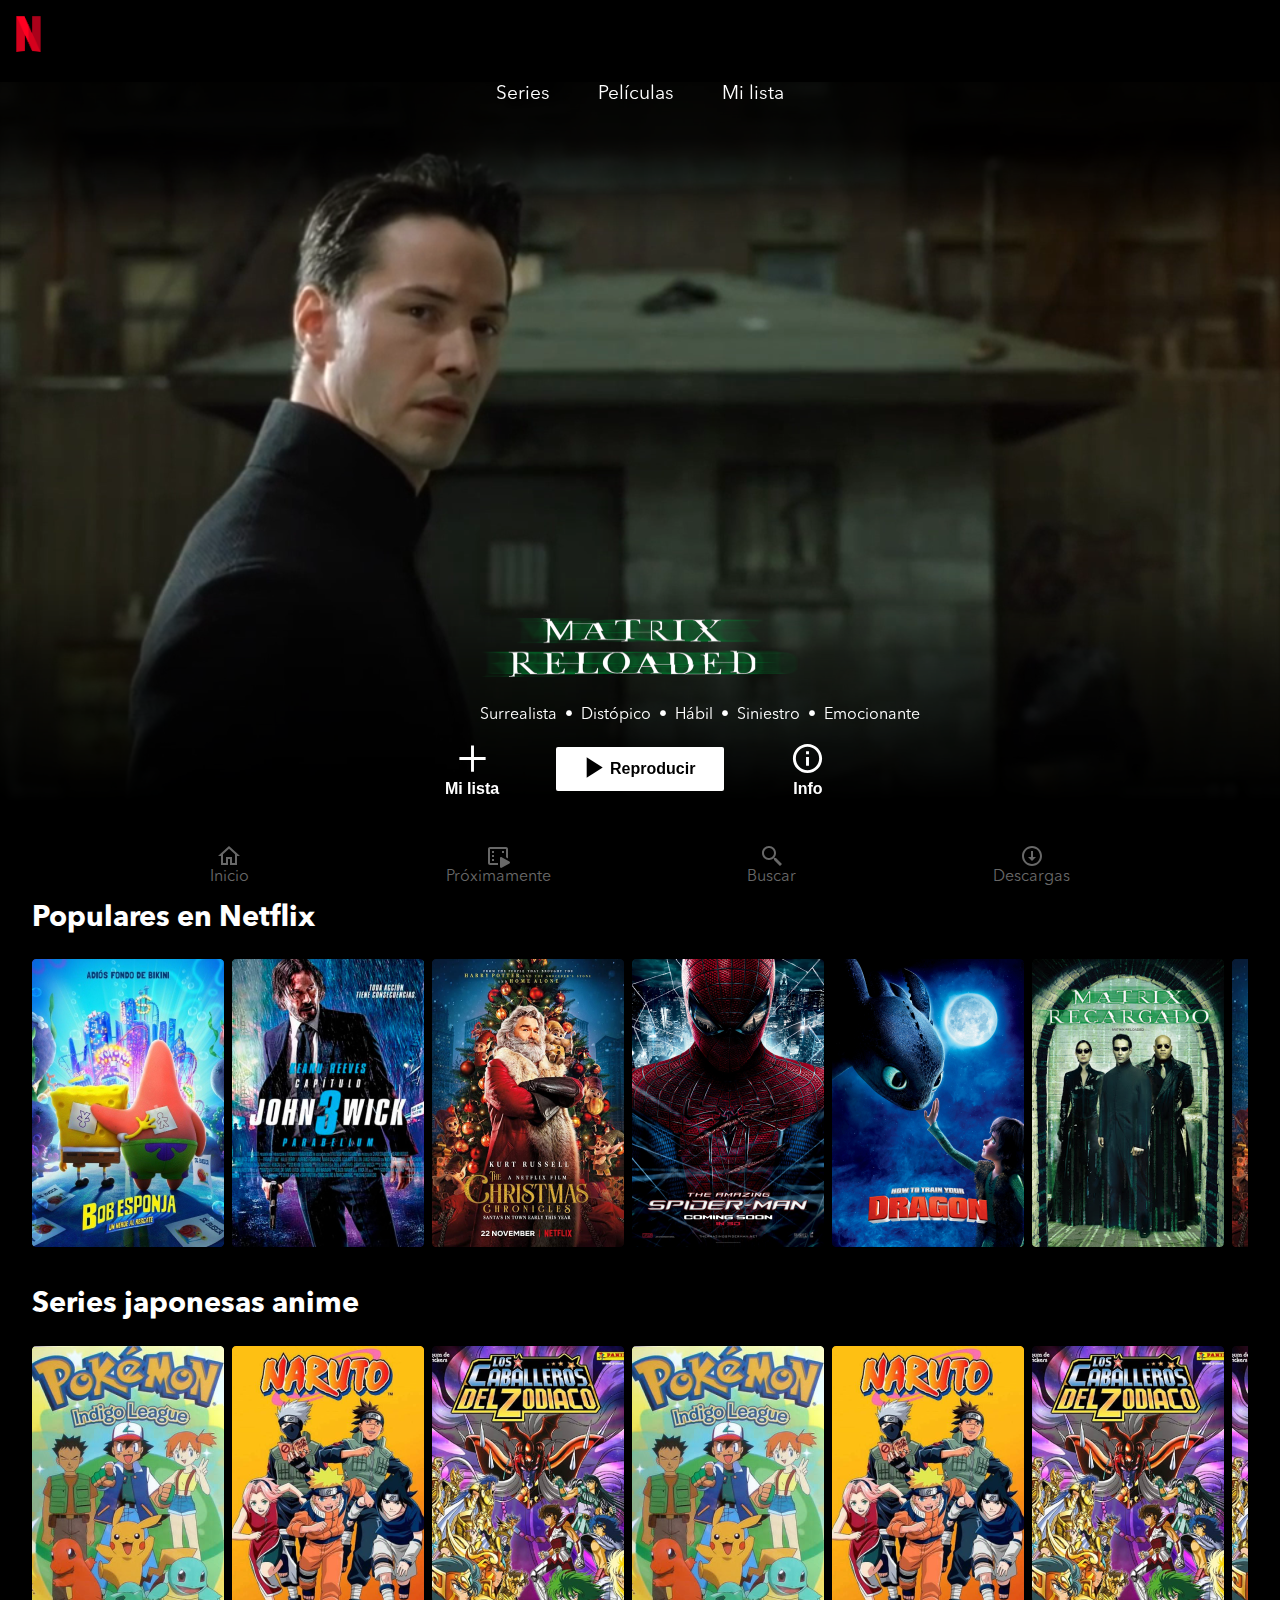
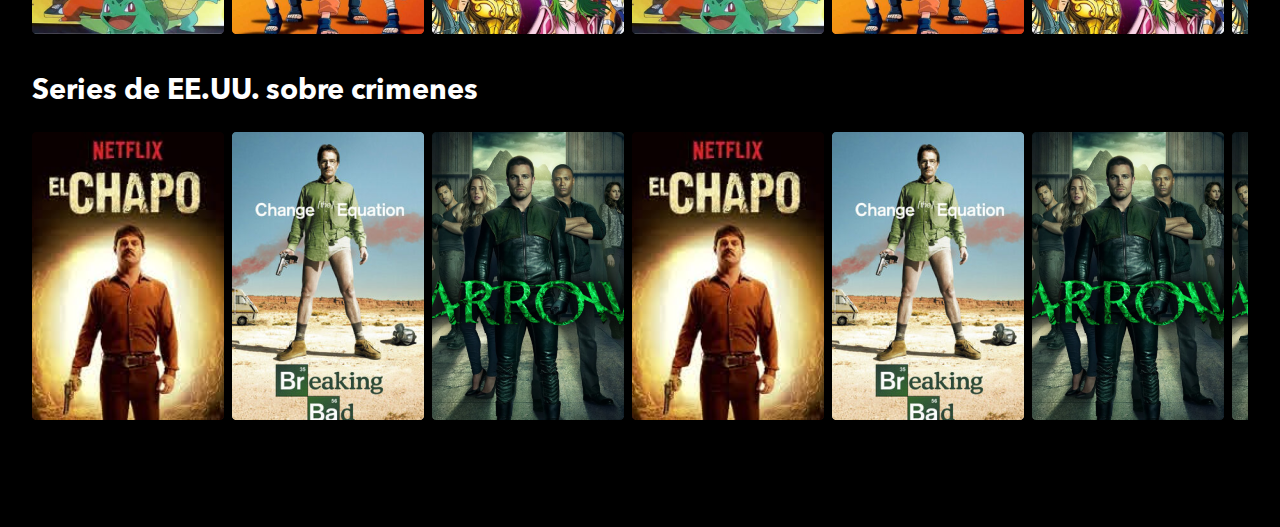
<file: index.html>
<!DOCTYPE html>
<html lang="en">
<head>
  <meta charset="UTF-8">
  <meta name="viewport" content="width=device-width, initial-scale=1.0">
  <link rel="icon" type="image/png" sizes="32x32" href="./images/logo-netflix.png">
  <title>NetNet | Recreando Netflix</title>
  <link rel="stylesheet" href="./css/style.css">
</head>
<body>

  <header class="header">
    <img src="./images/logo-netflix.png" alt="Logo Netflix" width="25">
    <nav class="header-menu">
      <ul class="list-menu">
        <li><a href="">Series</a></li>
        <li><a href="">Películas</a></li>
        <li><a href="">Mi lista</a></li>
      </ul>
    </nav>
  </header>
  
  <div class="featured">
    <a href="./details.html">
      <video muted autoplay loop src="./images/matrix.mp4" width=""></video>
    </a>
    <div class="featured-description">
      <img src="./images/image 4.svg" alt="" width="200">
      <ul>
        <li>Surrealista</li>
        <li>Distópico</li>
        <li>Hábil</li>
        <li>Siniestro</li>
        <li>Emocionante</li>
      </ul>
      <div class="featured-links">
        <button href="./details.html" class="button-secondary plus-icon">Mi lista</button>
        <button href="./details.html" class="button-primary play-icon">Reproducir</button>
        <button href="./details.html" class="button-secondary info-icon">Info</button>
      </div>
    </div>
  </div>
  
  <main class="main">
    <div class="list">
      <h2>Populares en Netflix</h2>
      <div class="list-content">
        <div class="list-item">
          <a href="#">
            <img src="./images/covers/bob.png" alt="">
          </a>
        </div>
        <div class="list-item">
          <a href="#">
            <img src="./images/covers/john.png" alt="">
          </a>
        </div>
        <div class="list-item">
          <a href="#">
            <img src="./images/covers/santa.png" alt="">
          </a>
        </div>
        <div class="list-item">
          <a href="#">
            <img src="./images/covers/spider-man.png" alt="">
          </a>
        </div>
        <div class="list-item">
          <a href="#">
            <img src="./images/covers/dragon.png" alt="">
          </a>
        </div>
        <div class="list-item">
          <a href="#">
            <img src="./images/covers/matrix.png" alt="">
          </a>
        </div>
        <div class="list-item">
          <a href="#">
            <img src="./images/covers/santa.png" alt="">
          </a>
        </div>
        <div class="list-item">
          <a href="#">
            <img src="./images/covers/spider-man.png" alt="">
          </a>
        </div>
        <div class="list-item">
          <a href="#">
            <img src="./images/covers/dragon.png" alt="">
          </a>
        </div>
        <div class="list-item">
          <a href="#">
            <img src="./images/covers/matrix.png" alt="">
          </a>
        </div>
      </div>
    </div>

    <div class="list">
      <h2>Series japonesas anime</h2>
      <div class="list-content">
        <div class="list-item">
          <a href="#">
            <img src="./images/covers/poke.png" alt="">
          </a>
        </div>
        <div class="list-item">
          <a href="#">
            <img src="./images/covers/naruto.png" alt="">
          </a>
        </div>
        <div class="list-item">
          <a href="#">
            <img src="./images/covers/zodiac.png" alt="">
          </a>
        </div>
        <div class="list-item">
          <a href="#">
            <img src="./images/covers/poke.png" alt="">
          </a>
        </div>
        <div class="list-item">
          <a href="#">
            <img src="./images/covers/naruto.png" alt="">
          </a>
        </div>
        <div class="list-item">
          <a href="#">
            <img src="./images/covers/zodiac.png" alt="">
          </a>
        </div>
        <div class="list-item">
          <a href="#">
            <img src="./images/covers/zodiac.png" alt="">
          </a>
        </div>
        <div class="list-item">
          <a href="#">
            <img src="./images/covers/poke.png" alt="">
          </a>
        </div>
        <div class="list-item">
          <a href="#">
            <img src="./images/covers/naruto.png" alt="">
          </a>
        </div>
        <div class="list-item">
          <a href="#">
            <img src="./images/covers/zodiac.png" alt="">
          </a>
        </div>
      </div>
    </div>
    
    <div class="list">
      <h2>Series de EE.UU. sobre crimenes</h2>
      <div class="list-content">
        <div class="list-item">
          <a href="#">
            <img src="./images/covers/chapo.png" alt="">
          </a>
        </div>
        <div class="list-item">
          <a href="#">
            <img src="./images/covers/breakingBad.png" alt="">
          </a>
        </div>
        <div class="list-item">
          <a href="#">
            <img src="./images/covers/arrow.png" alt="">
          </a>
        </div>
        <div class="list-item">
          <a href="#">
            <img src="./images/covers/chapo.png" alt="">
          </a>
        </div>
        <div class="list-item">
          <a href="#">
            <img src="./images/covers/breakingBad.png" alt="">
          </a>
        </div>
        <div class="list-item">
          <a href="#">
            <img src="./images/covers/arrow.png" alt="">
          </a>
        </div>
        <div class="list-item">
          <a href="#">
            <img src="./images/covers/arrow.png" alt="">
          </a>
        </div>
        <div class="list-item">
          <a href="#">
            <img src="./images/covers/chapo.png" alt="">
          </a>
        </div>
        <div class="list-item">
          <a href="#">
            <img src="./images/covers/breakingBad.png" alt="">
          </a>
        </div>
        <div class="list-item">
          <a href="#">
            <img src="./images/covers/arrow.png" alt="">
          </a>
        </div>        
      </div>
    </div>
    
  </main>

  
  <footer class="footer">
    <ul class="footer-list">
      <li class="footer-list-item">
        <a href="">
          <svg width="24" height="24" viewBox="0 0 24 24" fill="none" xmlns="http://www.w3.org/2000/svg">
            <path d="M12 2.09961L1 12H4V21H11V15H13V21H20V12H23L12 2.09961ZM12 4.79102L18 10.1914V11V19H15V13H9V19H6V10.1914L12 4.79102Z" fill=""/>
            </svg>
          Inicio
        </a>
      </li>
      <li class="footer-list-item">
        <a href="">
          <svg width="24" height="24" viewBox="0 0 24 24" fill="none" xmlns="http://www.w3.org/2000/svg">
            <path d="M4 3C2.897 3 2 3.897 2 5V19C2 20.103 2.897 21 4 21H12V19H4V5H20V13.2852L22 14.4082V5C22 3.897 21.103 3 20 3H4ZM6.00195 7V9H8V7H6.00195ZM16 7V9H18V7H16ZM6 11V13H8V11H6ZM15.0859 13C14.514 13.019 14 13.492 14 14.1445V22.8555C14 23.7255 14.9132 24.2764 15.6602 23.8574L23.4199 19.502C24.1939 19.067 24.1939 17.932 23.4199 17.498L15.6602 13.1426C15.4734 13.0378 15.2766 12.9937 15.0859 13ZM6 15V17H8V15H6Z" fill=""/>
            </svg>
          Próximamente

        </a>
      </li>
      <li class="footer-list-item">
        <a href="">
          <svg width="24" height="24" viewBox="0 0 24 24" fill="none" xmlns="http://www.w3.org/2000/svg">
            <path d="M9 2C5.14585 2 2 5.14585 2 9C2 12.8541 5.14585 16 9 16C10.748 16 12.345 15.348 13.5742 14.2812L14 14.707V16L20 22L22 20L16 14H14.707L14.2812 13.5742C15.348 12.345 16 10.748 16 9C16 5.14585 12.8541 2 9 2ZM9 4C11.7733 4 14 6.22673 14 9C14 11.7733 11.7733 14 9 14C6.22673 14 4 11.7733 4 9C4 6.22673 6.22673 4 9 4Z" fill=""/>
          </svg>
          Buscar
        </a>
      </li>
      <li class="footer-list-item">
        <a href="">
          <svg width="24" height="24" viewBox="0 0 24 24" fill="none" xmlns="http://www.w3.org/2000/svg">
            <path d="M12 2C6.489 2 2 6.489 2 12C2 17.511 6.489 22 12 22C17.511 22 22 17.511 22 12C22 6.489 17.511 2 12 2ZM12 4C16.4301 4 20 7.56988 20 12C20 16.4301 16.4301 20 12 20C7.56988 20 4 16.4301 4 12C4 7.56988 7.56988 4 12 4ZM11 7V13H8L12 17L16 13H13V7H11Z" fill=""/>
            </svg>
          Descargas

        </a>
      </li>
    </ul>
  </footer>

</body>
</html>
</file>
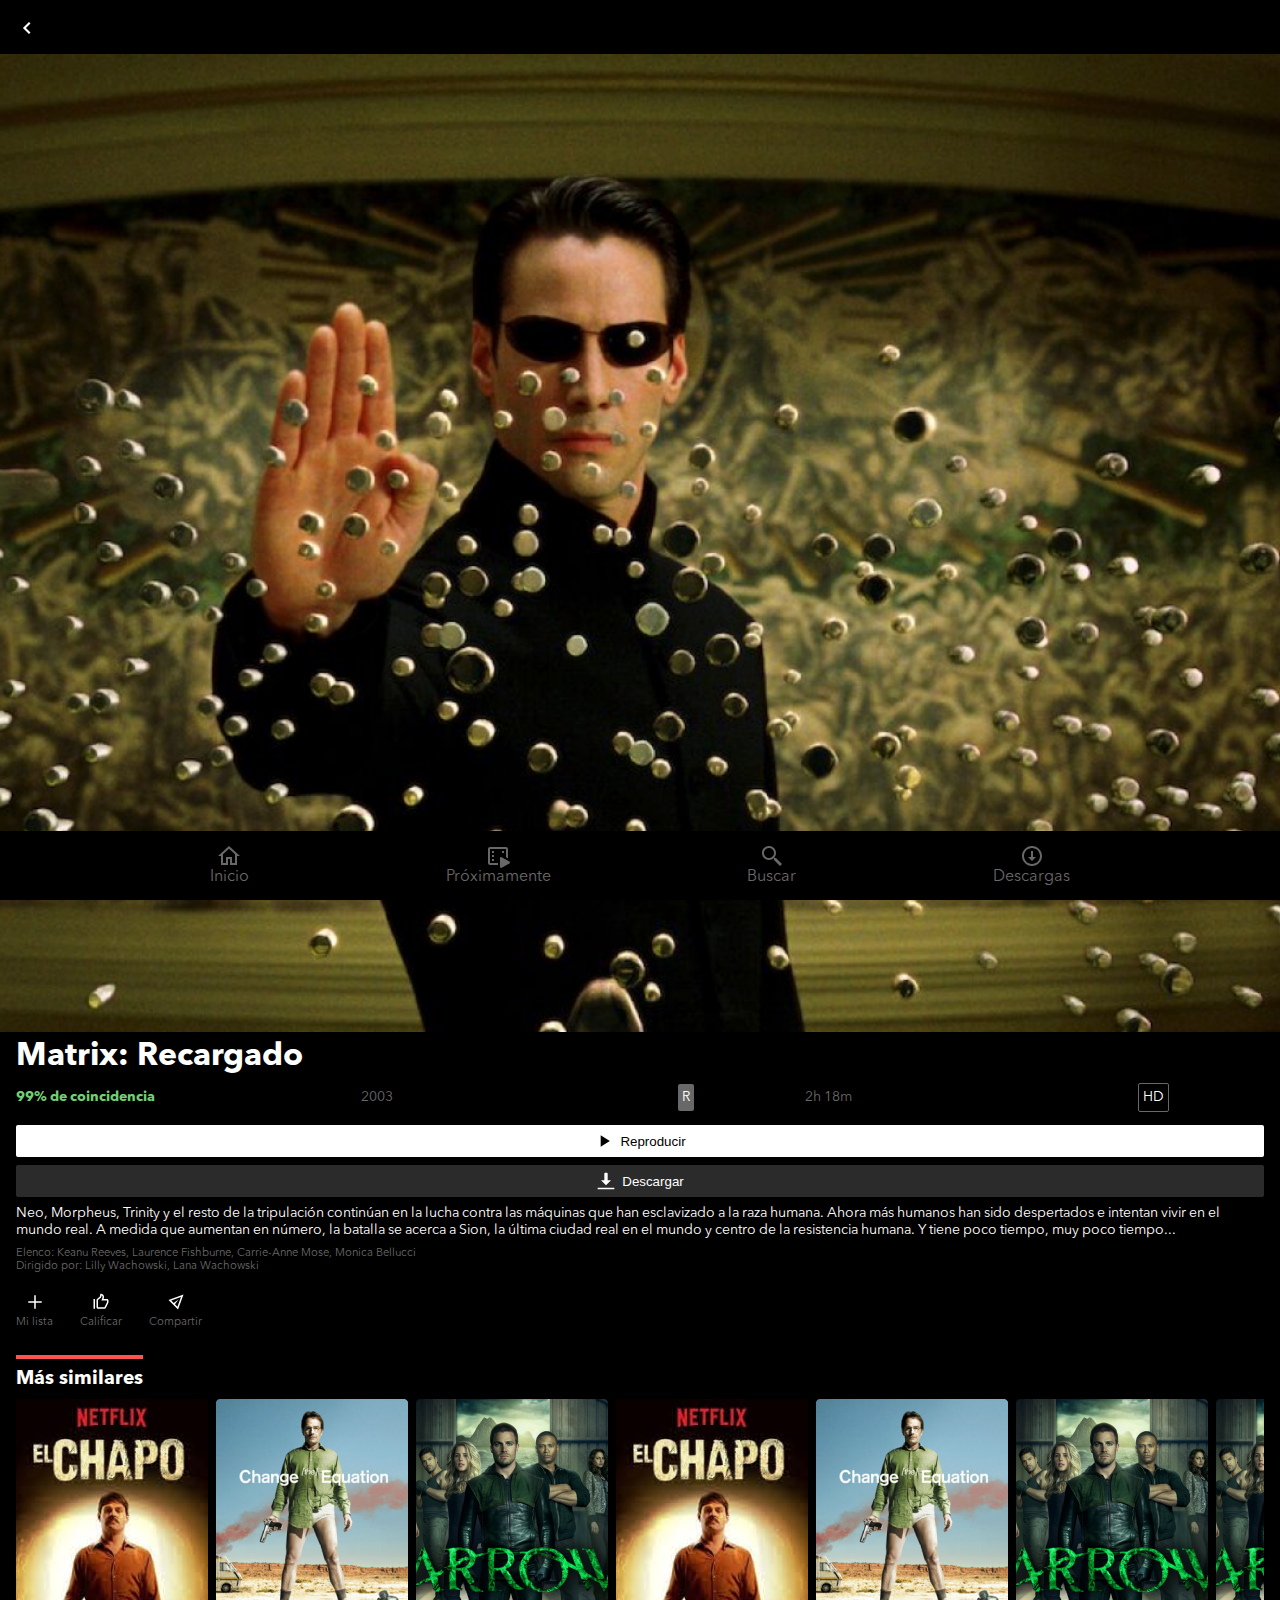
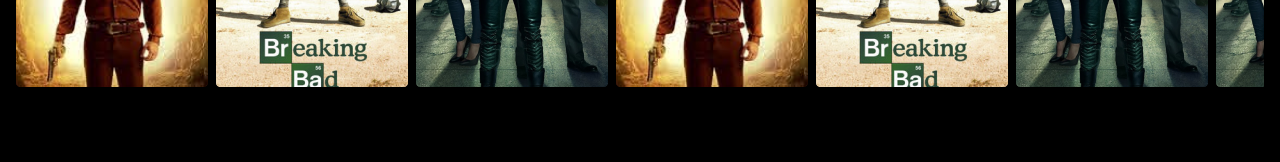
<file: details.html>
<!DOCTYPE html>
<html lang="en">
<head>
  <meta charset="UTF-8">
  <meta name="viewport" content="width=device-width, initial-scale=1.0">
  <link rel="icon" type="image/png" sizes="32x32" href="./images/logo-netflix.png">
  <title>NetNet | Recreando Netflix</title>
  <link rel="stylesheet" href="./css/style.css">
</head>
<body>

  <header class="header-details">
    <a href="./index.html">
      <img src="./images/icons/back.svg" alt="go_back" srcset="">
    </a>
    <div class="header-detail-main">
      <img src="./images/covers/matrix-details.png" alt="">
      <div class="details-description">
        <h1>Matrix: Recargado</h1>
        <div class="details-sub-item">
          <p class="coincidence">99% de coincidencia</p>
          <p class="year">2003</p>
          <p class="rating">R</p>
          <p class="time">2h 18m</p>
          <p class="hd">HD</p>
        </div>
        <div class="details-butons">
          <button class="btn-play">
            <svg width="20" height="20" viewBox="0 0 24 24" fill="none" xmlns="http://www.w3.org/2000/svg">
              <path d="M8 5V19L19 12L8 5Z" fill="black"/>
            </svg>              
            Reproducir
          </button>
          <button class="btn-download">
            <svg width="20" height="20" viewBox="0 0 24 24" fill="none" xmlns="http://www.w3.org/2000/svg">
              <path d="M11 2C10.448 2 10 2.448 10 3V11H6L12 17L18 11H14V3C14 2.448 13.552 2 13 2H11ZM2 20V22H22V20H2Z" fill="white"/>
              </svg>
            Descargar
          </button>
        </div>
        <p class="description">
          Neo, Morpheus, Trinity y el resto de la tripulación continúan en la lucha contra las máquinas que han esclavizado a la raza humana. Ahora más humanos han sido despertados e intentan vivir en el mundo real. A medida que aumentan en número, la batalla se acerca a Sion, la última ciudad real en el mundo y centro de la resistencia humana. Y tiene poco tiempo, muy poco tiempo... 
        </p>
        <div class="cast">
          <p>Elenco: Keanu Reeves, Laurence Fishburne, Carrie-Anne Mose, Monica Bellucci</p>
          <p>Dirigido por: Lilly Wachowski, Lana Wachowski</p>
        </div>

        <div class="description-icons"> 
          <div class="icon">
            <svg width="18" height="18" viewBox="0 0 24 24" fill="none" xmlns="http://www.w3.org/2000/svg">
              <path d="M11 3V11H3V13H11V21H13V13H21V11H13V3H11Z" fill="white"/>
              </svg>              
            Mi lista
          </div>
          <div class="icon">
            <svg width="18" height="18" viewBox="0 0 24 24" fill="white" xmlns="http://www.w3.org/2000/svg">
              <path d="M11.209 0.966797L10.3223 4.87109L6.70703 7.9375C6.25919 8.31737 6 8.87637 6 9.46289V19C6 20.0931 6.90694 21 8 21H16.6348C17.3884 21 18.0812 20.5719 18.4199 19.9004L21.8359 13.127C21.9463 12.9123 22 12.6752 22 12.4434V10C22 8.90694 21.0931 8 20 8H15.4355C15.7175 7.12305 16 5.98654 16 4.86328C16 3.12758 14.9139 1.98986 13.9453 1.50781C12.9767 1.02577 12.041 1 12.041 1L11.209 0.966797ZM12.748 3.21484C12.8888 3.25722 12.9059 3.22479 13.0547 3.29883C13.5861 3.56328 14 3.85698 14 4.86328C14 6.25178 13.0781 8.61133 13.0781 8.61133L12.4922 10H20V12.3242L16.6348 19H8V9.46289L12.125 5.96289L12.748 3.21484ZM2 8V21H4V8H2Z" fill="white"/>
              </svg>
            Calificar
          </div>
          <div class="icon">
            <svg width="18" height="18" viewBox="0 0 24 24" fill="none" xmlns="http://www.w3.org/2000/svg">
              <path d="M22 2L2 9.27148L14.7285 22L22 2ZM18.6562 5.34375L13.9219 18.3652L10.5781 15.0215L15.6367 8.36328L8.97852 13.4219L5.63477 10.0781L18.6562 5.34375Z" fill="white"/>
              </svg>
            Compartir
          </div>
        </div>
      </div>
    </div>
  </header>
  

  <main class="details-main">
    <div class="same">
      Más similares
    </div>

    <div class="list-content">
      <div class="list-item">
        <a href="#">
          <img src="./images/covers/chapo.png" alt="">
        </a>
      </div>
      <div class="list-item">
        <a href="#">
          <img src="./images/covers/breakingBad.png" alt="">
        </a>
      </div>
      <div class="list-item">
        <a href="#">
          <img src="./images/covers/arrow.png" alt="">
        </a>
      </div>
      <div class="list-item">
        <a href="#">
          <img src="./images/covers/chapo.png" alt="">
        </a>
      </div>
      <div class="list-item">
        <a href="#">
          <img src="./images/covers/breakingBad.png" alt="">
        </a>
      </div>
      <div class="list-item">
        <a href="#">
          <img src="./images/covers/arrow.png" alt="">
        </a>
      </div>
      <div class="list-item">
        <a href="#">
          <img src="./images/covers/arrow.png" alt="">
        </a>
      </div>
      <div class="list-item">
        <a href="#">
          <img src="./images/covers/chapo.png" alt="">
        </a>
      </div>
      <div class="list-item">
        <a href="#">
          <img src="./images/covers/breakingBad.png" alt="">
        </a>
      </div>
      <div class="list-item">
        <a href="#">
          <img src="./images/covers/arrow.png" alt="">
        </a>
      </div>        
    </div>
  </main>

  
  <footer class="footer">
    <ul class="footer-list">
      <li class="footer-list-item">
        <a href="">
          <svg width="24" height="24" viewBox="0 0 24 24" fill="none" xmlns="http://www.w3.org/2000/svg">
            <path d="M12 2.09961L1 12H4V21H11V15H13V21H20V12H23L12 2.09961ZM12 4.79102L18 10.1914V11V19H15V13H9V19H6V10.1914L12 4.79102Z" fill=""/>
            </svg>
          Inicio
        </a>
      </li>
      <li class="footer-list-item">
        <a href="">
          <svg width="24" height="24" viewBox="0 0 24 24" fill="none" xmlns="http://www.w3.org/2000/svg">
            <path d="M4 3C2.897 3 2 3.897 2 5V19C2 20.103 2.897 21 4 21H12V19H4V5H20V13.2852L22 14.4082V5C22 3.897 21.103 3 20 3H4ZM6.00195 7V9H8V7H6.00195ZM16 7V9H18V7H16ZM6 11V13H8V11H6ZM15.0859 13C14.514 13.019 14 13.492 14 14.1445V22.8555C14 23.7255 14.9132 24.2764 15.6602 23.8574L23.4199 19.502C24.1939 19.067 24.1939 17.932 23.4199 17.498L15.6602 13.1426C15.4734 13.0378 15.2766 12.9937 15.0859 13ZM6 15V17H8V15H6Z" fill=""/>
            </svg>
          Próximamente

        </a>
      </li>
      <li class="footer-list-item">
        <a href="">
          <svg width="24" height="24" viewBox="0 0 24 24" fill="none" xmlns="http://www.w3.org/2000/svg">
            <path d="M9 2C5.14585 2 2 5.14585 2 9C2 12.8541 5.14585 16 9 16C10.748 16 12.345 15.348 13.5742 14.2812L14 14.707V16L20 22L22 20L16 14H14.707L14.2812 13.5742C15.348 12.345 16 10.748 16 9C16 5.14585 12.8541 2 9 2ZM9 4C11.7733 4 14 6.22673 14 9C14 11.7733 11.7733 14 9 14C6.22673 14 4 11.7733 4 9C4 6.22673 6.22673 4 9 4Z" fill=""/>
          </svg>
          Buscar
        </a>
      </li>
      <li class="footer-list-item">
        <a href="">
          <svg width="24" height="24" viewBox="0 0 24 24" fill="none" xmlns="http://www.w3.org/2000/svg">
            <path d="M12 2C6.489 2 2 6.489 2 12C2 17.511 6.489 22 12 22C17.511 22 22 17.511 22 12C22 6.489 17.511 2 12 2ZM12 4C16.4301 4 20 7.56988 20 12C20 16.4301 16.4301 20 12 20C7.56988 20 4 16.4301 4 12C4 7.56988 7.56988 4 12 4ZM11 7V13H8L12 17L16 13H13V7H11Z" fill=""/>
            </svg>
          Descargas

        </a>
      </li>
    </ul>
  </footer>

  
</body>
</html>
</file>
<file: css/style.css>
@import url('./details.css');

@font-face {
    font-family: Netflix;
    src: url('../fonts/AvenirNextLTPro-Regular.otf');
    font-weight: 400;
  }

  @font-face {
    font-family: Netflix;
    src: url('../fonts/AvenirNextLTPro-Bold.otf');
    font-weight: 600;
  }


*{
    margin: 0;
    padding: 0;
}

body{
    background-color: black;
    color: white;
    font-family: Netflix;
}


    /* SECTION HEADER */
.header{
    padding: 1em;
    position: relative;
    z-index: 2;
    background-image: linear-gradient(to bottom,black 0% , rgba(0, 0, 0, 0.850) 60% ,transparent 100% );
}
.header-menu ul{
    margin: 24px calc(62px - 1em) 110px calc(62px - 1em);
    display: flex;
    font-size: .9em;
    justify-content: space-between;
}

.header-menu ul li{
    list-style: none;
}

.header-menu ul li > a{
    text-decoration: none;
    color: white;
}


    /* SECTION FEATURED */
.featured{
    margin-top: -120px;
    /* border: solid 1px red; */
    min-height: 70vh;
    position: relative;
    overflow: hidden;
}
.featured video{
    height: 70vh;
}

.featured-description{
    bottom: 0;
    right: 0;
    left: 0;
    position: absolute;
    padding-top: 2em;
    padding-bottom: .3em;
    /* border: 1px solid red; */
    background-image: linear-gradient(to top, black 0%, rgba(0, 0, 0, 0.814) 80%, transparent 100%);
}

.featured-description > ul > li > a{
    /* color: white; */
    text-decoration: none;
}

.featured-description img{
    display: block;
    margin: auto;
    margin-bottom: 12px;
}

.featured-description ul{
    display: flex;
    margin: 0 24px;
    padding: .4em 0 .8em 0;
    /* border: solid 1px blue; */
    align-items: center;
    justify-content: space-evenly;
    max-width: 20em;
    margin: auto;
    /* border: 1px solid blue; */
}

.featured-description ul li{
    font-size: .62em;
    list-style: none;
}

.featured-description ul li::before{
    content: "•";
    margin-right: .8em;
}

.featured-description ul li:first-child::before{
    display: none;
}

.featured-links{
    display: flex;
    align-items: center;
    margin: 12px 10%;
    justify-content: space-between;
    max-width: 20em;
    margin: auto;
}

.featured-links button:hover{
    cursor: pointer;
}

.button-primary{
    font-size: .8em;
    display: flex;
    align-items: center;
    padding: .3em 1.6em .3em 1em;
    background-color: white;
    border-radius: 2px;
    border: none;
    font-size: .6em;
    font-weight: 600;
}

.play-icon::before{
    content: '';
    /* border: red solid 1px; */
    display: inline-block;
    margin-bottom: 4px;
    width: 20px;
    height: 20px;
    background-image: url('../images/icons/play.svg');
}

.button-secondary{
    min-width: 4em;
    font-size: .8em;
    background: none;
    color: white;
    border: none;
    font-size: .6em;
    font-weight: 600;
}

.button-secondary::before{
    content: '';
    display: block;
    margin: auto;
    width: 20px;
    height: 20px;
    margin-bottom: 4px;
    /* border: 1px solid yellow; */
}
.plus-icon::before{
    fill: white;
    color: white;
    background-image: url('../images/icons/plus.svg');
}
.info-icon::before{
    background-image: url('../images/icons/info.svg');
}

    /* SECTION MAIN */
.main{
    padding: 1em;
}

/* LIST CONTENT */
.list h2{
    margin-bottom: .5em;
    margin-top: 1em;
    font-weight: 600;
    font-size: 1.2em;
}

.list-content{
    overflow-x: auto;
    display: flex;  
    gap: .5em;
    /* white-space: nowrap; */
}

.list-content::-webkit-scrollbar {
    visibility: hidden;
    display: none;
}

/* .list-item{
    display: inline-block;
} */

.list-item img{
    width: 6em;
    height: 144px;
    border-radius: 2px;
}

    /* SECTION FOOTER */
.footer{
    position: sticky;
    bottom: 0;
    right: 0;
    left: 0;
    background-color: black;
    padding: .8em;
}
.footer ul{
    display: flex;
    list-style: none;
    justify-content: space-evenly;
}

.footer > ul > li >  a{
    color: #686868;
    text-decoration: none;
    transition: 150ms;
}

.footer svg{
    fill: #686868;
    display: block;
    margin: auto;
    transition: 150ms;
}

.footer-list-item:hover a{
    /* color: white; */
}

.footer-list-item:hover :is(svg, a){
    transition: 150ms;
    fill: white;
    color: white;
}


@media (min-width: 640px){
    
    /* SECTION MENU  */
    .list-menu{
        padding: 0 35%;
    }
    .header-menu ul{
        font-size: 1.2em;
    }

    /* SECTION MAIN */
    .main{
        padding: 0 5%;
    }

    /* SECTION FEATURED  */
    .featured{
        /* background-color: red; */
        margin-top: -150px;
        height: 80vh;
        margin-bottom: 2em;
    }

    .featured video{
    height: auto;
    min-width: 100vw;
}

    /* FEATURE DESCRIPTION  */
    .featured-description{
        background-image: linear-gradient(to top, black 0%, rgba(0, 0, 0, 0.514) 60%, transparent 100%);
        bottom: 0;
        right: 0;
        left: 0;
        position: absolute;
        z-index: 1;
    }
    .featured-description img{
        width: 25%;
    }
    .featured-description ul{
        max-width: 20em;
        margin: auto;
        padding: 1em 25%;
    }
    .featured-description ul li{
        font-size: 1em;
    }
    .featured-description ul li::before{
        content: "•";
        margin-right: .5em;
        margin-left: .5em;
    }

    .featured-links{
        padding: 0 25%;
        max-width: 25em;
        margin: auto;
    }
 
.button-primary{
    font-size: 1em;
    padding: .2em 1.8em .2em 1.2em;   
}

.play-icon::before{
    width: 35px;
    height: 34px;
    background-image: url('../images/icons/play-w.svg');
}

.button-secondary{
    min-width: 4em;
    font-size: 1em;
}

.button-secondary::before{
    content: '';
    display: block;
    margin: auto;
    width: 35px;
    height: 35px;
    margin-bottom: 4px;
    /* border: 1px solid yellow; */
}
.plus-icon::before{
    fill: white;
    color: white;
    background-image: url('../images/icons/plus-w.svg');
}
.info-icon::before{
    background-image: url('../images/icons/info-w.svg');
}
    /* SECTION MAIN  */
    .main{
        padding: 2em;
    }
    .list-item img{
        width: 12em;
        height: 288px;
        border-radius: 2px;
    }

    .list h2{
        margin-bottom: .8em;
        margin-top: 1.2em;
        font-weight: 600;
        font-size: 1.8em;
    }

    /* SECTION FOOTER  */

    .footer{
        z-index: 1000;
    }
}
</file>
